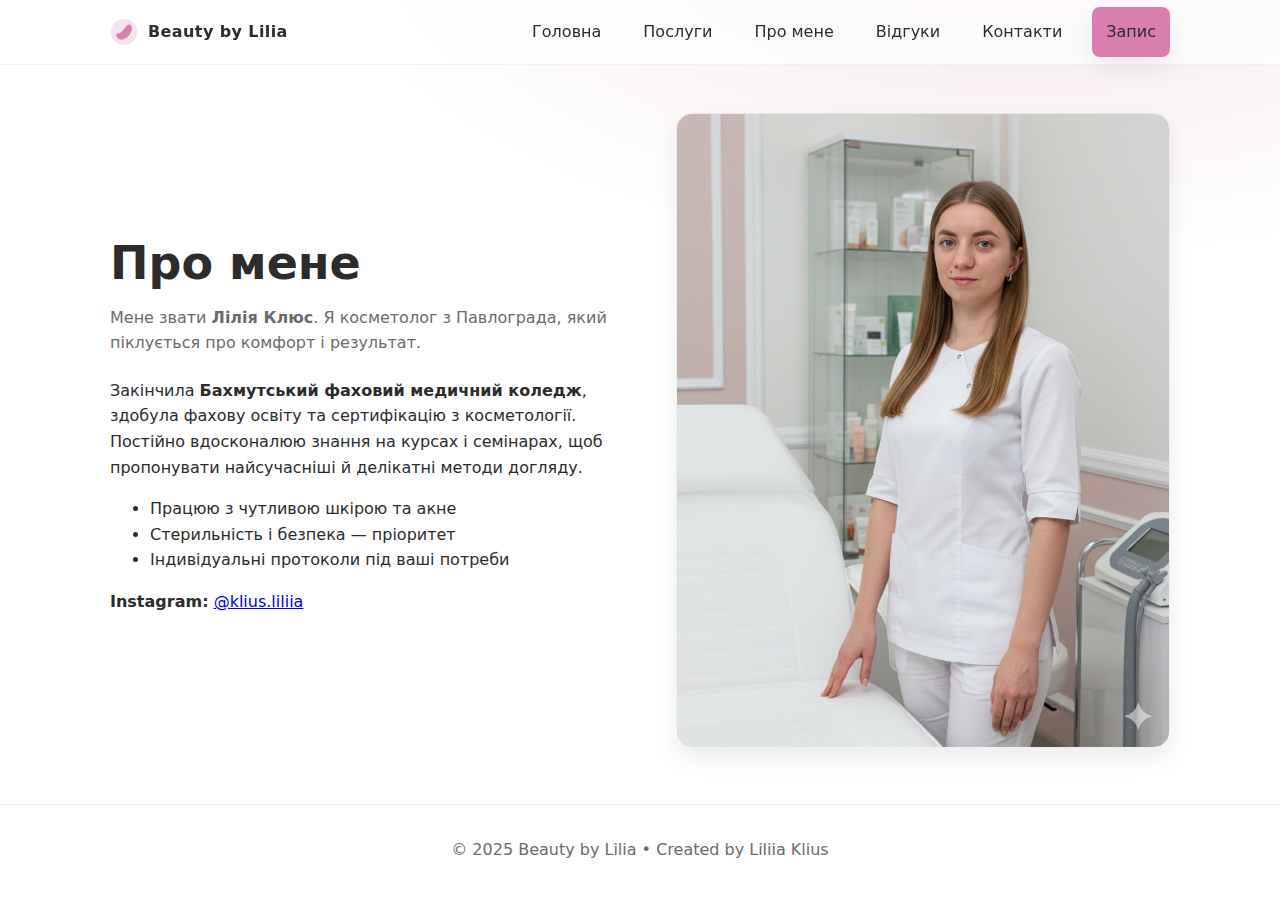
<file: about.html>
<!DOCTYPE html>
<html lang="uk"><head><meta charset="utf-8"><meta name="viewport" content="width=device-width, initial-scale=1">
<title>Про мене — Beauty by Lilia</title><link rel="stylesheet" href="style.css"></head><body>
<a class="visually-hidden" href="#main">Перейти до основного вмісту</a>

<header>
  <div class="container nav" role="navigation" aria-label="Головна навігація">
    <a class="brand" href="index.html" aria-label="На початок">
      <svg viewBox="0 0 64 64" aria-hidden="true"><circle cx="32" cy="32" r="30" fill="#f4e3ee"/><path d="M14 36c8 2 15-7 21-15 6-8 14-8 15 1 1 9-7 22-18 26-11 4-18-2-18-12z" fill="#d87fb0"/></svg>
      <span>Beauty by Lilia</span>
    </a>
    <nav class="menu" id="menu">
      <a href="index.html">Головна</a>
      <a href="services.html">Послуги</a>
      <a href="about.html">Про мене</a>
      <a href="reviews.html">Відгуки</a>
      <a href="contacts.html">Контакти</a>
      <a class="cta" href="booking.html">Запис</a>
    </nav>
    <button class="hamb" id="hamb" aria-label="Меню" aria-controls="menu" aria-expanded="false">
      <svg viewBox="0 0 24 24" fill="none" stroke="currentColor" stroke-width="2"><path d="M3 6h18M3 12h18M3 18h18"/></svg>
    </button>
  </div>
</header>

<main id="main">
  <section><div class="container cols">
    <div>
      <h1>Про мене</h1>
      <p class="sub">Мене звати <strong>Лілія Клюс</strong>. Я косметолог з Павлограда, який піклується про комфорт і результат.</p>
      <p>Закінчила <strong>Бахмутський фаховий медичний коледж</strong>, здобула фахову освіту та сертифікацію з косметології. Постійно вдосконалюю знання на курсах і семінарах, щоб пропонувати найсучасніші й делікатні методи догляду.</p>
      <ul><li>Працюю з чутливою шкірою та акне</li><li>Стерильність і безпека — пріоритет</li><li>Індивідуальні протоколи під ваші потреби</li></ul>
      <p><strong>Instagram:</strong> <a href="https://instagram.com/klius.liliia" target="_blank" rel="noopener">@klius.liliia</a></p>
    </div>
    <div><img class="hero-banner" src="photo.jpg" alt="Liliia Klius — косметолог Павлоград"></div>
  </div></section>
</main>

<footer>
  <div class="container">© 2025 Beauty by Lilia • Created by Liliia Klius</div>
</footer>
<script>
  const hamb = document.getElementById('hamb');
  const menu = document.getElementById('menu');
  if(hamb && menu){ hamb.addEventListener('click', ()=>{
    const open = menu.classList.toggle('open');
    hamb.setAttribute('aria-expanded', String(open));
  }); }
</script>
</body></html>
</file>
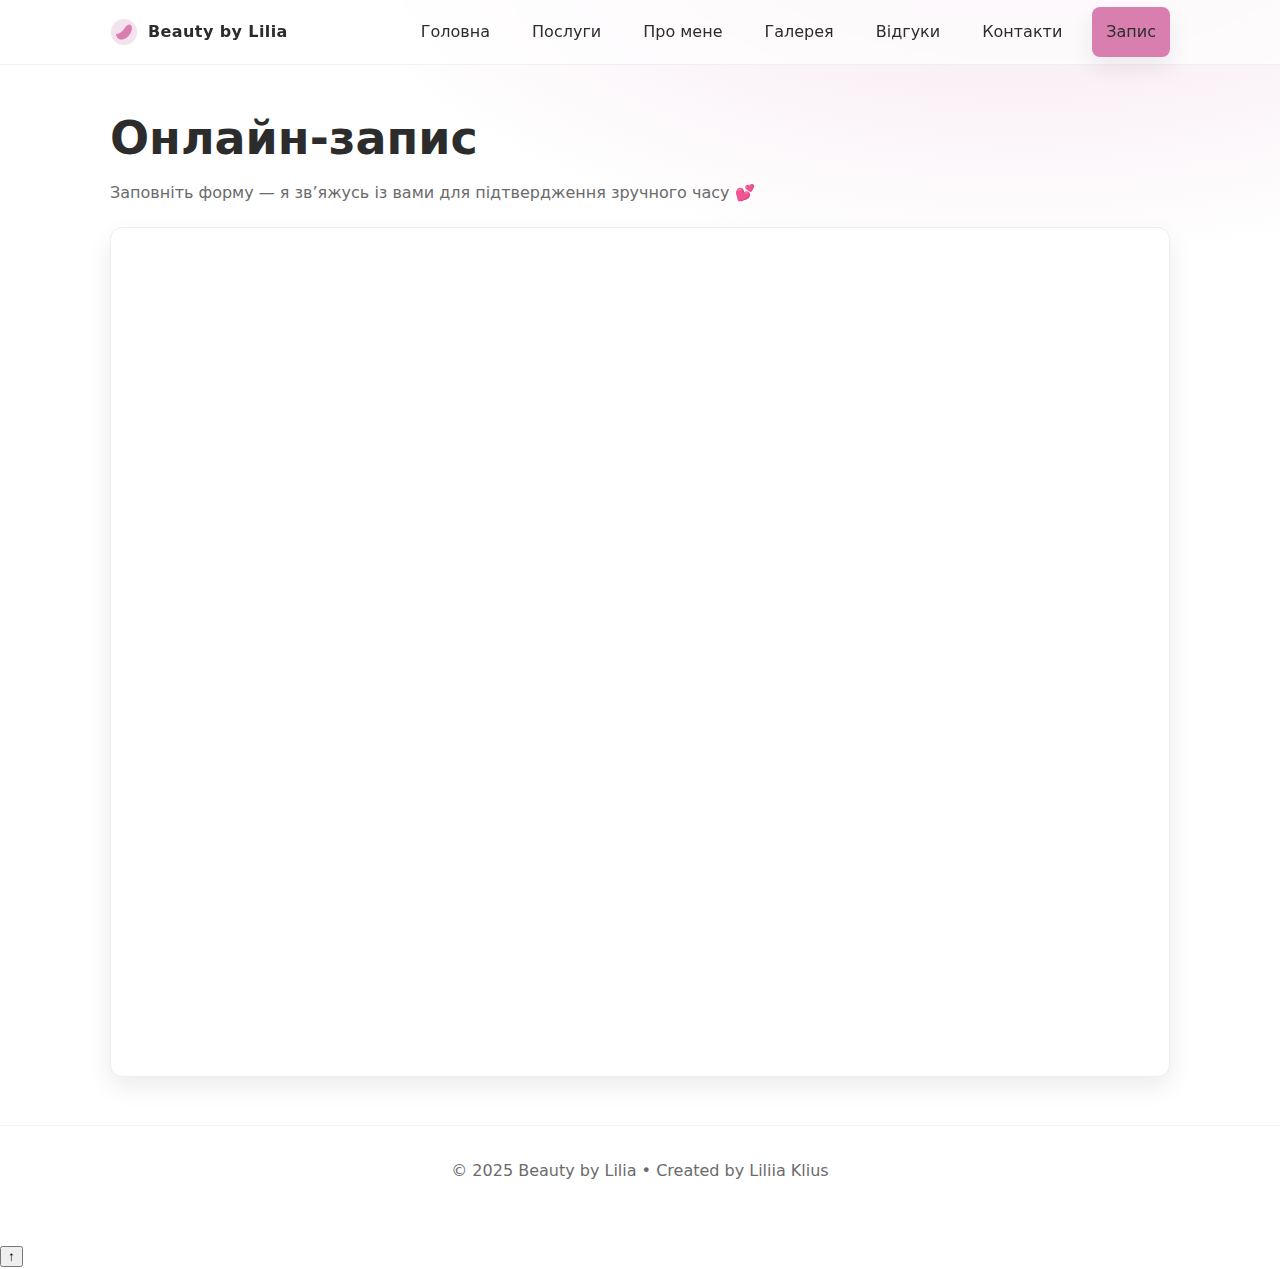
<file: booking.html>
<!DOCTYPE html>
<html lang="uk"><head><meta charset="utf-8"><meta name="viewport" content="width=device-width, initial-scale=1">
<title>Онлайн-запис — Beauty by Lilia</title><link rel="stylesheet" href="style.css">
<link rel="icon" type="image/png" sizes="32x32" href="favicon-32.png">
<link rel="apple-touch-icon" sizes="180x180" href="apple-touch-icon.png">
<link rel="icon" href="favicon.ico"></head><body>

<header class="fade-in">
  <div class="container nav" role="navigation" aria-label="Головна навігація">
    <a class="brand" href="index.html" aria-label="На початок">
      <svg viewBox="0 0 64 64" aria-hidden="true"><circle cx="32" cy="32" r="30" fill="#f4e3ee"/><path d="M14 36c8 2 15-7 21-15 6-8 14-8 15 1 1 9-7 22-18 26-11 4-18-2-18-12z" fill="#d87fb0"/></svg>
      <span>Beauty by Lilia</span>
    </a>
    <nav class="menu" id="menu">
      <a href="index.html">Головна</a>
      <a href="services.html">Послуги</a>
      <a href="about.html">Про мене</a>
      <a href="gallery.html">Галерея</a>
      <a href="reviews.html">Відгуки</a>
      <a href="contacts.html">Контакти</a>
      <a class="cta primary" href="booking.html">Запис</a>
    </nav>
    <button class="hamb" id="hamb" aria-label="Меню" aria-controls="menu" aria-expanded="false">
      <svg viewBox="0 0 24 24" fill="none" stroke="currentColor" stroke-width="2"><path d="M3 6h18M3 12h18M3 18h18"/></svg>
    </button>
  </div>
</header>

<main id="main">
<section class="fade-in"><div class="container">
  <h1>Онлайн-запис</h1>
  <p class="sub">Заповніть форму — я зв’яжусь із вами для підтвердження зручного часу 💕</p>
  <div class="embed"><iframe src="https://docs.google.com/forms/d/e/1FAIpQLSdzPCYOe3TvMGoO0q-rAmyZXaiclT-r3MMv3to0Thm86N1cug/viewform?embedded=true" width="100%" height="820" frameborder="0" marginheight="0" marginwidth="0">Завантаження…</iframe></div>
</div></section>
</main>

<footer class="fade-in">
  <div class="container">© 2025 Beauty by Lilia • Created by Liliia Klius</div>
</footer>
<button id="top" aria-label="До гори">↑</button>
<script>
  const hamb = document.getElementById('hamb');
  const menu = document.getElementById('menu');
  if(hamb && menu){ hamb.addEventListener('click', ()=>{
    const open = menu.classList.toggle('open');
    hamb.setAttribute('aria-expanded', String(open));
  }); }
  document.getElementById('top').addEventListener('click', ()=> window.scrollTo({top:0, behavior:'smooth'}));
  const lb = document.getElementById('lightbox');
  if(lb){
    lb.addEventListener('click', (e)=>{ if(e.target===lb) lb.classList.remove('open'); });
    document.querySelectorAll('[data-lightbox]').forEach(el=>{
      el.addEventListener('click', ()=>{ lb.querySelector('img').src = el.src; lb.classList.add('open'); });
    });
  }
  const io = new IntersectionObserver((entries)=>{
    entries.forEach(e=>{ if(e.isIntersecting) e.target.classList.add('appear'); });
  }, {threshold: .15});
  document.querySelectorAll('.fade-in').forEach(el=> io.observe(el));
</script>

</body></html>
</file>
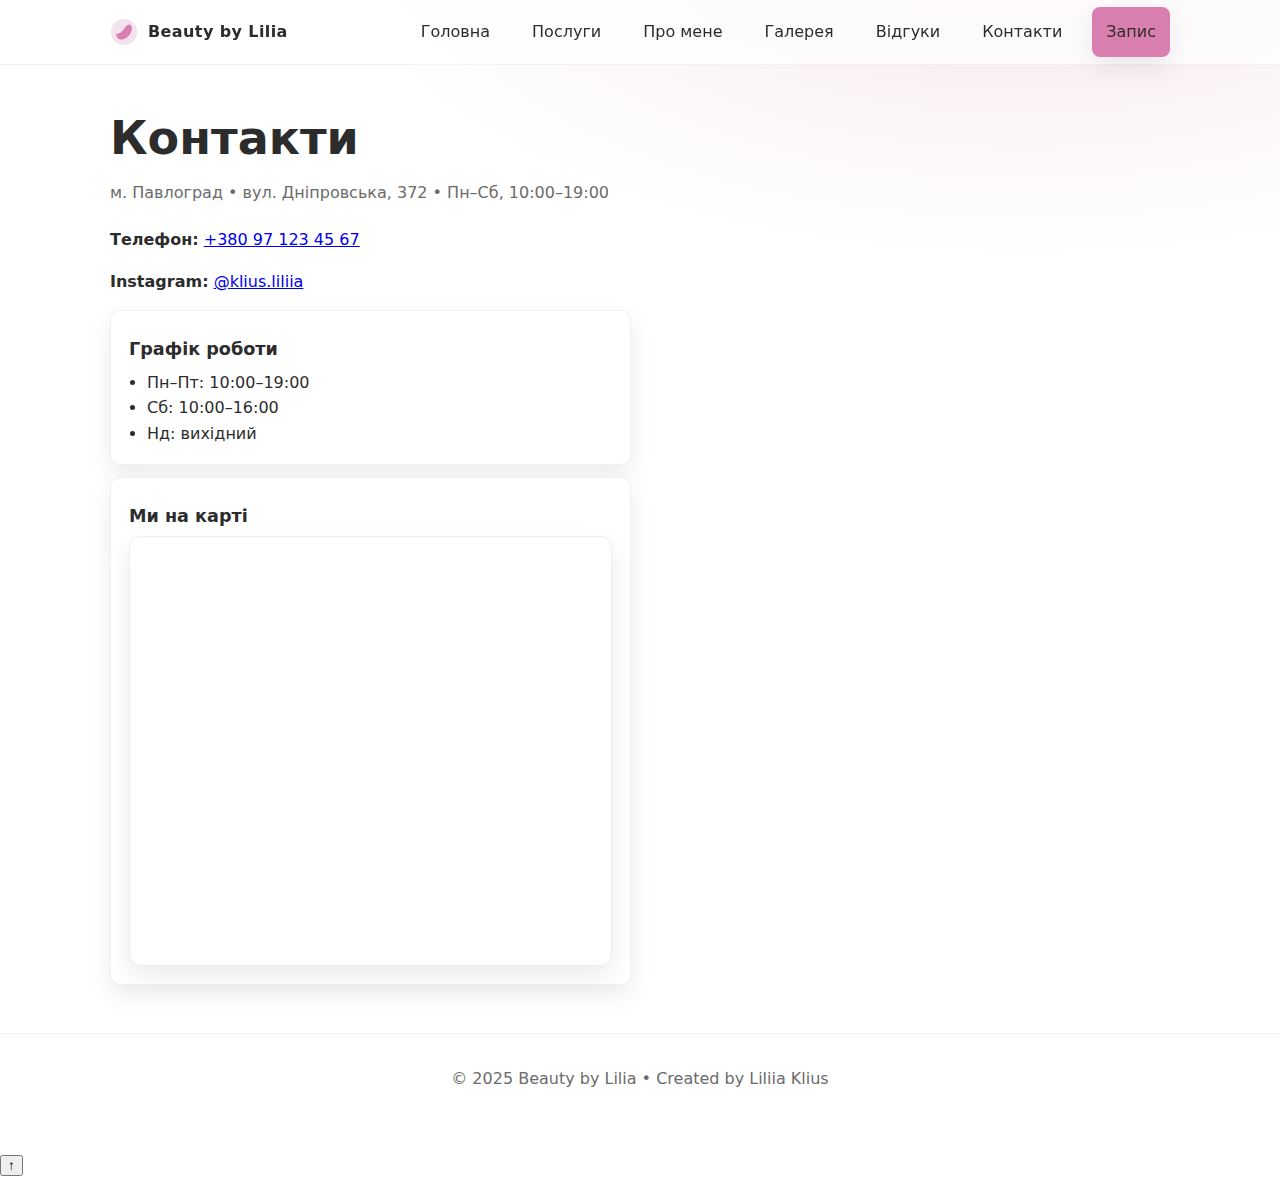
<file: contacts.html>
<!DOCTYPE html>
<html lang="uk"><head><meta charset="utf-8"><meta name="viewport" content="width=device-width, initial-scale=1">
<title>Контакти — Beauty by Lilia</title><link rel="stylesheet" href="style.css">
<link rel="icon" type="image/png" sizes="32x32" href="favicon-32.png">
<link rel="apple-touch-icon" sizes="180x180" href="apple-touch-icon.png">
<link rel="icon" href="favicon.ico"></head><body>

<header class="fade-in">
  <div class="container nav" role="navigation" aria-label="Головна навігація">
    <a class="brand" href="index.html" aria-label="На початок">
      <svg viewBox="0 0 64 64" aria-hidden="true"><circle cx="32" cy="32" r="30" fill="#f4e3ee"/><path d="M14 36c8 2 15-7 21-15 6-8 14-8 15 1 1 9-7 22-18 26-11 4-18-2-18-12z" fill="#d87fb0"/></svg>
      <span>Beauty by Lilia</span>
    </a>
    <nav class="menu" id="menu">
      <a href="index.html">Головна</a>
      <a href="services.html">Послуги</a>
      <a href="about.html">Про мене</a>
      <a href="gallery.html">Галерея</a>
      <a href="reviews.html">Відгуки</a>
      <a href="contacts.html">Контакти</a>
      <a class="cta primary" href="booking.html">Запис</a>
    </nav>
    <button class="hamb" id="hamb" aria-label="Меню" aria-controls="menu" aria-expanded="false">
      <svg viewBox="0 0 24 24" fill="none" stroke="currentColor" stroke-width="2"><path d="M3 6h18M3 12h18M3 18h18"/></svg>
    </button>
  </div>
</header>

<main id="main">
<section class="fade-in"><div class="container contact-grid">
  <div>
    <h1>Контакти</h1>
    <p class="sub">м. Павлоград • вул. Дніпровська, 372 • Пн–Сб, 10:00–19:00</p>
    <p><strong>Телефон:</strong> <a href="tel:+380971234567">+380 97 123 45 67</a></p>
    <p><strong>Instagram:</strong> <a href="https://instagram.com/klius.liliia" target="_blank" rel="noopener">@klius.liliia</a></p>
    <div class="card" style="margin-top:12px">
      <h3>Графік роботи</h3>
      <ul style="margin:0;padding-left:18px">
        <li>Пн–Пт: 10:00–19:00</li>
        <li>Сб: 10:00–16:00</li>
        <li>Нд: вихідний</li>
      </ul>
    </div>
    <div class="card" style="margin-top:12px">
      <h3>Ми на карті</h3>
      <div class="embed"><iframe src="https://www.google.com/maps?q=Pavlograd%2C%20Dniprovska%20372&output=embed" width="100%" height="400" style="border:0;" allowfullscreen="" loading="lazy" referrerpolicy="no-referrer-when-downgrade"></iframe></div>
    </div>
  </div>
</div></section>
</main>

<footer class="fade-in">
  <div class="container">© 2025 Beauty by Lilia • Created by Liliia Klius</div>
</footer>
<button id="top" aria-label="До гори">↑</button>
<script>
  const hamb = document.getElementById('hamb');
  const menu = document.getElementById('menu');
  if(hamb && menu){ hamb.addEventListener('click', ()=>{
    const open = menu.classList.toggle('open');
    hamb.setAttribute('aria-expanded', String(open));
  }); }
  document.getElementById('top').addEventListener('click', ()=> window.scrollTo({top:0, behavior:'smooth'}));
  const lb = document.getElementById('lightbox');
  if(lb){
    lb.addEventListener('click', (e)=>{ if(e.target===lb) lb.classList.remove('open'); });
    document.querySelectorAll('[data-lightbox]').forEach(el=>{
      el.addEventListener('click', ()=>{ lb.querySelector('img').src = el.src; lb.classList.add('open'); });
    });
  }
  const io = new IntersectionObserver((entries)=>{
    entries.forEach(e=>{ if(e.isIntersecting) e.target.classList.add('appear'); });
  }, {threshold: .15});
  document.querySelectorAll('.fade-in').forEach(el=> io.observe(el));
</script>

</body></html>
</file>
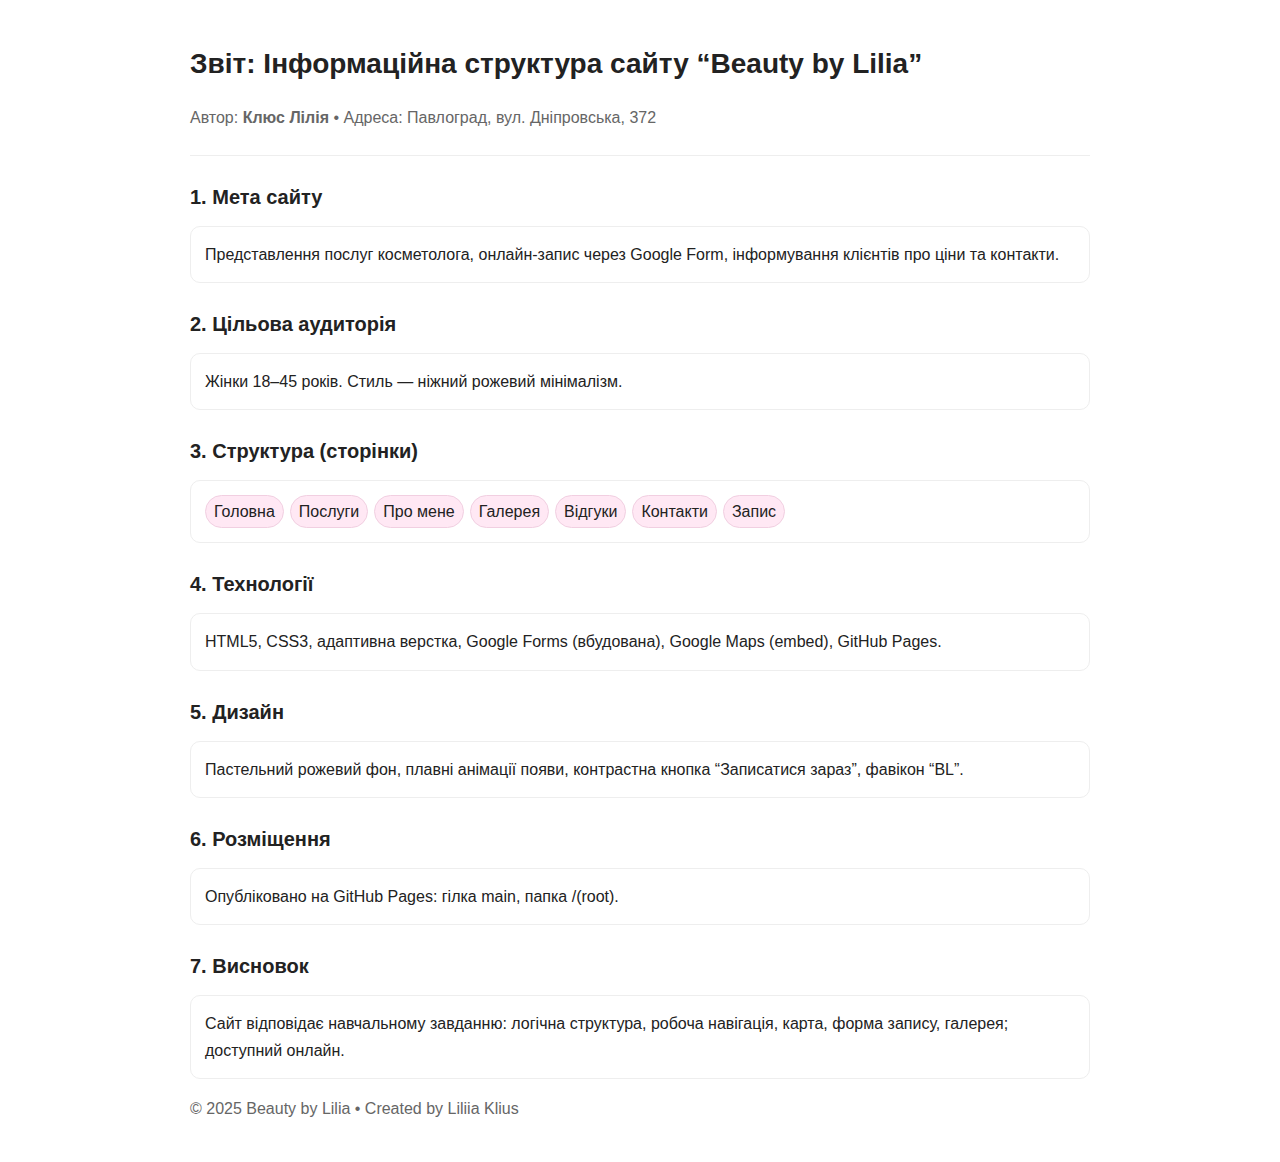
<file: report.html>
<!doctype html><html lang="uk"><head><meta charset="utf-8"><meta name="viewport" content="width=device-width, initial-scale=1">
<title>Звіт — Інформаційна структура сайту</title>
<style>body{font-family:Montserrat,Arial,sans-serif;max-width:900px;margin:40px auto;line-height:1.7;color:#222}h1,h2{margin:0 0 12px}h1{font-size:28px}h2{font-size:20px;margin-top:24px}.muted{color:#666}.box{border:1px solid #eee;border-radius:10px;padding:14px;background:#fff}.badge{display:inline-block;padding:2px 8px;background:#ffe8f4;border:1px solid #f1cfe1;border-radius:999px;margin-right:6px}hr{border:none;border-top:1px solid #eee;margin:24px 0}@media print{body{margin:0;padding:0}}</style></head>
<body>
<h1>Звіт: Інформаційна структура сайту “Beauty by Lilia”</h1>
<p class="muted">Автор: <strong>Клюс Лілія</strong> • Адреса: Павлоград, вул. Дніпровська, 372</p>
<hr>
<h2>1. Мета сайту</h2><div class="box">Представлення послуг косметолога, онлайн-запис через Google Form, інформування клієнтів про ціни та контакти.</div>
<h2>2. Цільова аудиторія</h2><div class="box">Жінки 18–45 років. Стиль — ніжний рожевий мінімалізм.</div>
<h2>3. Структура (сторінки)</h2><div class="box"><span class="badge">Головна</span><span class="badge">Послуги</span><span class="badge">Про мене</span><span class="badge">Галерея</span><span class="badge">Відгуки</span><span class="badge">Контакти</span><span class="badge">Запис</span></div>
<h2>4. Технології</h2><div class="box">HTML5, CSS3, адаптивна верстка, Google Forms (вбудована), Google Maps (embed), GitHub Pages.</div>
<h2>5. Дизайн</h2><div class="box">Пастельний рожевий фон, плавні анімації появи, контрастна кнопка “Записатися зараз”, фавікон “BL”.</div>
<h2>6. Розміщення</h2><div class="box">Опубліковано на GitHub Pages: гілка main, папка /(root).</div>
<h2>7. Висновок</h2><div class="box">Сайт відповідає навчальному завданню: логічна структура, робоча навігація, карта, форма запису, галерея; доступний онлайн.</div>
<p class="muted">© 2025 Beauty by Lilia • Created by Liliia Klius</p>
</body></html>
</file>
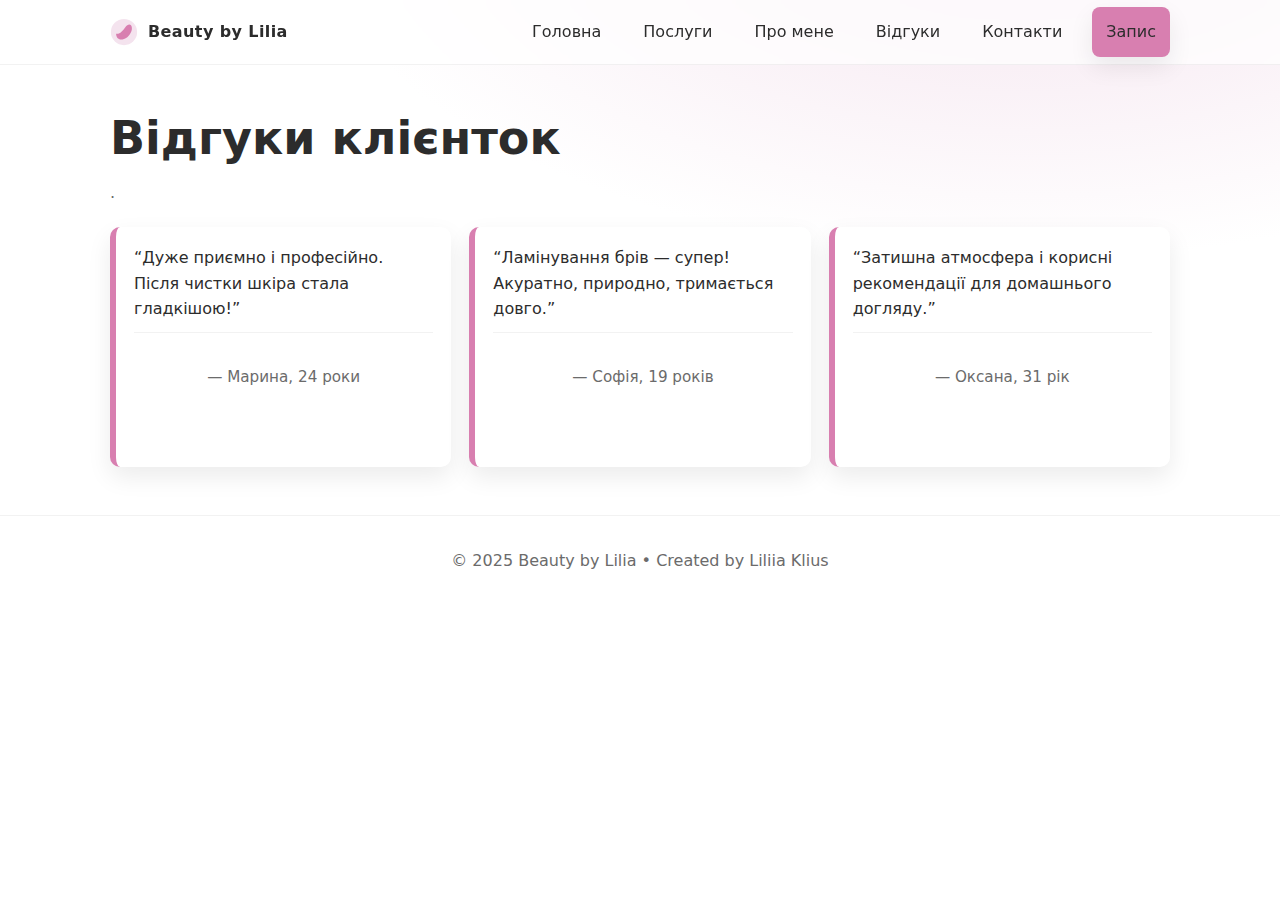
<file: reviews.html>
<!DOCTYPE html>
<html lang="ук"><head><meta charset="utf-8"><meta name="viewport" content="width=device-width, initial-scale=1">
<title>Відгуки — Beauty by Lilia</title><link rel="stylesheet" href="style.css"></head><body>
<a class="visually-hidden" href="#main">Перейти до основного вмісту</a>

<header>
  <div class="container nav" role="navigation" aria-label="Головна навігація">
    <a class="brand" href="index.html" aria-label="На початок">
      <svg viewBox="0 0 64 64" aria-hidden="true"><circle cx="32" cy="32" r="30" fill="#f4e3ee"/><path d="M14 36c8 2 15-7 21-15 6-8 14-8 15 1 1 9-7 22-18 26-11 4-18-2-18-12z" fill="#d87fb0"/></svg>
      <span>Beauty by Lilia</span>
    </a>
    <nav class="menu" id="menu">
      <a href="index.html">Головна</a>
      <a href="services.html">Послуги</a>
      <a href="about.html">Про мене</a>
      <a href="reviews.html">Відгуки</a>
      <a href="contacts.html">Контакти</a>
      <a class="cta" href="booking.html">Запис</a>
    </nav>
    <button class="hamb" id="hamb" aria-label="Меню" aria-controls="menu" aria-expanded="false">
      <svg viewBox="0 0 24 24" fill="none" stroke="currentColor" stroke-width="2"><path d="M3 6h18M3 12h18M3 18h18"/></svg>
    </button>
  </div>
</header>

<main id="main"><section><div class="container">
  <h1>Відгуки клієнток</h1><p class="sub">.</p>
  <div class="testimonials">
    <blockquote>“Дуже приємно і професійно. Після чистки шкіра стала гладкішою!”<footer>— Марина, 24 роки</footer></blockquote>
    <blockquote>“Ламінування брів — супер! Акуратно, природно, тримається довго.”<footer>— Софія, 19 років</footer></blockquote>
    <blockquote>“Затишна атмосфера і корисні рекомендації для домашнього догляду.”<footer>— Оксана, 31 рік</footer></blockquote>
  </div>
</div></section></main>

<footer>
  <div class="container">© 2025 Beauty by Lilia • Created by Liliia Klius</div>
</footer>
<script>
  const hamb = document.getElementById('hamb');
  const menu = document.getElementById('menu');
  if(hamb && menu){ hamb.addEventListener('click', ()=>{
    const open = menu.classList.toggle('open');
    hamb.setAttribute('aria-expanded', String(open));
  }); }
</script>
</body></html>
</file>
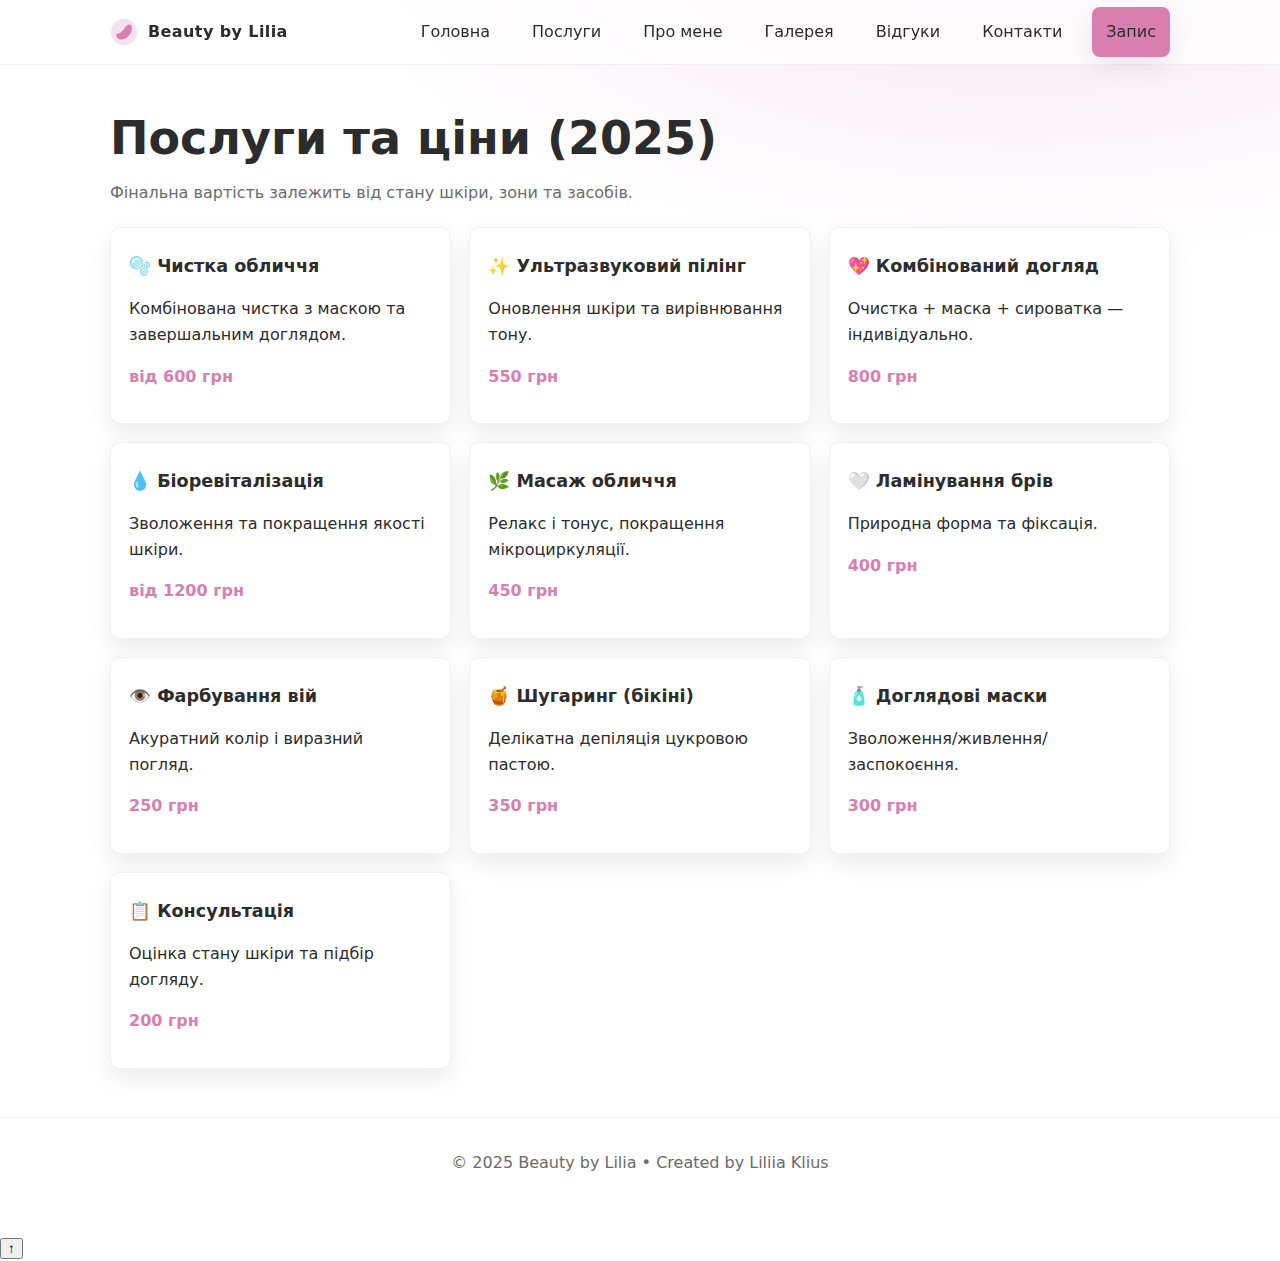
<file: services.html>
<!DOCTYPE html>
<html lang="uk"><head><meta charset="utf-8"><meta name="viewport" content="width=device-width, initial-scale=1">
<title>Послуги та ціни — Beauty by Lilia</title><link rel="stylesheet" href="style.css">
<link rel="icon" type="image/png" sizes="32x32" href="favicon-32.png">
<link rel="apple-touch-icon" sizes="180x180" href="apple-touch-icon.png">
<link rel="icon" href="favicon.ico"></head><body>

<header class="fade-in">
  <div class="container nav" role="navigation" aria-label="Головна навігація">
    <a class="brand" href="index.html" aria-label="На початок">
      <svg viewBox="0 0 64 64" aria-hidden="true"><circle cx="32" cy="32" r="30" fill="#f4e3ee"/><path d="M14 36c8 2 15-7 21-15 6-8 14-8 15 1 1 9-7 22-18 26-11 4-18-2-18-12z" fill="#d87fb0"/></svg>
      <span>Beauty by Lilia</span>
    </a>
    <nav class="menu" id="menu">
      <a href="index.html">Головна</a>
      <a href="services.html">Послуги</a>
      <a href="about.html">Про мене</a>
      <a href="gallery.html">Галерея</a>
      <a href="reviews.html">Відгуки</a>
      <a href="contacts.html">Контакти</a>
      <a class="cta primary" href="booking.html">Запис</a>
    </nav>
    <button class="hamb" id="hamb" aria-label="Меню" aria-controls="menu" aria-expanded="false">
      <svg viewBox="0 0 24 24" fill="none" stroke="currentColor" stroke-width="2"><path d="M3 6h18M3 12h18M3 18h18"/></svg>
    </button>
  </div>
</header>

<main id="main">
<section class="fade-in"><div class="container">
  <h1>Послуги та ціни (2025)</h1><p class="sub">Фінальна вартість залежить від стану шкіри, зони та засобів.</p>
  <div class="grid">
    <article class="card"><h3>🫧 Чистка обличчя</h3><p>Комбінована чистка з маскою та завершальним доглядом.</p><p class="price">від 600 грн</p></article>
    <article class="card"><h3>✨ Ультразвуковий пілінг</h3><p>Оновлення шкіри та вирівнювання тону.</p><p class="price">550 грн</p></article>
    <article class="card"><h3>💖 Комбінований догляд</h3><p>Очистка + маска + сироватка — індивідуально.</p><p class="price">800 грн</p></article>
    <article class="card"><h3>💧 Біоревіталізація</h3><p>Зволоження та покращення якості шкіри.</p><p class="price">від 1200 грн</p></article>
    <article class="card"><h3>🌿 Масаж обличчя</h3><p>Релакс і тонус, покращення мікроциркуляції.</p><p class="price">450 грн</p></article>
    <article class="card"><h3>🤍 Ламінування брів</h3><p>Природна форма та фіксація.</p><p class="price">400 грн</p></article>
    <article class="card"><h3>👁️ Фарбування вій</h3><p>Акуратний колір і виразний погляд.</p><p class="price">250 грн</p></article>
    <article class="card"><h3>🍯 Шугаринг (бікіні)</h3><p>Делікатна депіляція цукровою пастою.</p><p class="price">350 грн</p></article>
    <article class="card"><h3>🧴 Доглядові маски</h3><p>Зволоження/живлення/заспокоєння.</p><p class="price">300 грн</p></article>
    <article class="card"><h3>📋 Консультація</h3><p>Оцінка стану шкіри та підбір догляду.</p><p class="price">200 грн</p></article>
  </div>
</div></section>
</main>

<footer class="fade-in">
  <div class="container">© 2025 Beauty by Lilia • Created by Liliia Klius</div>
</footer>
<button id="top" aria-label="До гори">↑</button>
<script>
  const hamb = document.getElementById('hamb');
  const menu = document.getElementById('menu');
  if(hamb && menu){ hamb.addEventListener('click', ()=>{
    const open = menu.classList.toggle('open');
    hamb.setAttribute('aria-expanded', String(open));
  }); }
  document.getElementById('top').addEventListener('click', ()=> window.scrollTo({top:0, behavior:'smooth'}));
  const lb = document.getElementById('lightbox');
  if(lb){
    lb.addEventListener('click', (e)=>{ if(e.target===lb) lb.classList.remove('open'); });
    document.querySelectorAll('[data-lightbox]').forEach(el=>{
      el.addEventListener('click', ()=>{ lb.querySelector('img').src = el.src; lb.classList.add('open'); });
    });
  }
  const io = new IntersectionObserver((entries)=>{
    entries.forEach(e=>{ if(e.isIntersecting) e.target.classList.add('appear'); });
  }, {threshold: .15});
  document.querySelectorAll('.fade-in').forEach(el=> io.observe(el));
</script>

</body></html>
</file>
<file: style.css>
:root{
  --bg:#fff; --text:#2c2c2c; --muted:#6b6b6b;
  --brand:#d87fb0; --brand-2:#f4e3ee; --accent:#caa06b;
  --shadow:0 10px 25px rgba(0,0,0,.08); --radius:14px; --radius-sm:10px; --container:1100px;
}
*{box-sizing:border-box} html:focus-within{scroll-behavior:smooth}
body{margin:0;font-family:system-ui,-apple-system,Segoe UI,Roboto,Ubuntu,Cantarell,Noto Sans,sans-serif;color:var(--text);background:radial-gradient(1200px 600px at 80% -100px, var(--brand-2), transparent 60%) no-repeat, #fff;line-height:1.6}
.container{max-width:var(--container);margin:0 auto;padding:0 20px}
.visually-hidden{position:absolute!important;height:1px;width:1px;overflow:hidden;clip:rect(1px,1px,1px,1px);white-space:nowrap}
header{position:sticky;top:0;z-index:1000;backdrop-filter:blur(8px);background:rgba(255,255,255,.7);border-bottom:1px solid rgba(0,0,0,.05)}
.nav{display:flex;align-items:center;justify-content:space-between;min-height:64px}
.brand{display:inline-flex;align-items:center;gap:10px;font-weight:700;letter-spacing:.4px;text-decoration:none;color:var(--text)}
.brand svg{width:28px;height:28px}
.menu{display:flex;gap:18px;align-items:center}
.menu a{text-decoration:none;color:var(--text);font-weight:500;padding:10px 12px;border-radius:8px}
.menu a:hover,.menu a:focus-visible{background:var(--brand-2);outline:none}
.cta{display:inline-flex;align-items:center;justify-content:center;padding:10px 18px;border-radius:999px;font-weight:600;border:2px solid transparent;cursor:pointer;text-decoration:none;background:var(--brand);color:#fff;box-shadow:var(--shadow)}
.cta.alt{background:#fff;color:var(--brand);border-color:var(--brand);box-shadow:none}
.cta:hover,.cta:focus-visible{background:#c66aa0;outline:none}
.hamb{display:none;background:transparent;border:0;padding:10px;border-radius:8px}
.hamb:hover,.hamb:focus-visible{background:var(--brand-2);outline:none}
.hamb svg{width:26px;height:26px}
.hero{padding:48px 0}
.hero-banner{width:100%;border-radius:16px;box-shadow:var(--shadow);border:1px solid rgba(0,0,0,.06)}
section{padding:48px 0} section h1,section h2{margin:0 0 14px}
h1{font-size:clamp(28px,2.6vw + 16px,46px);line-height:1.1}
h2{font-size:clamp(24px,2vw + 14px,36px)}
.sub{color:var(--muted);margin-bottom:22px}
.grid{display:grid;grid-template-columns:repeat(3,1fr);gap:18px}
.card{background:#fff;border-radius:var(--radius-sm);padding:18px;box-shadow:var(--shadow);border:1px solid rgba(0,0,0,.06);transition:transform .25s ease, box-shadow .25s ease}
.card:hover{transform:translateY(-6px);box-shadow:0 16px 40px rgba(0,0,0,.12)}
.card h3{margin:6px 0 6px;font-size:1.1rem}
.price{font-weight:700;color:var(--brand)}
table{width:100%;border-collapse:collapse;margin-top:10px}
th,td{padding:10px 12px;border-bottom:1px solid #eee;text-align:left}
th{background:#faf6f8}
.cols{display:grid;grid-template-columns:1.1fr 1fr;gap:22px;align-items:center}
.testimonials{display:grid;grid-template-columns:repeat(3,1fr);gap:18px}
blockquote{margin:0;padding:18px;background:#fff;border-radius:var(--radius-sm);box-shadow:var(--shadow);border-left:6px solid var(--brand)}
blockquote footer{color:var(--muted);margin-top:10px;font-size:.95rem}
.contact-grid{display:grid;grid-template-columns:1fr 1fr;gap:18px}
.embed{background:#fff;padding:10px;border:1px solid #eee;border-radius:12px;box-shadow:var(--shadow)}
footer{padding:32px 0 60px;color:var(--muted);text-align:center;border-top:1px solid rgba(0,0,0,.05)}
@media (max-width:900px){.grid{grid-template-columns:1fr 1fr}.testimonials{grid-template-columns:1fr 1fr}.cols,.contact-grid{grid-template-columns:1fr}}
@media (max-width:600px){.grid{grid-template-columns:1fr}.testimonials{grid-template-columns:1fr}.menu{display:none;position:absolute;right:20px;top:64px;background:#fff;box-shadow:var(--shadow);padding:10px;border-radius:12px;border:1px solid #eee}.menu.open{display:flex;flex-direction:column;min-width:220px}.hamb{display:inline-flex}.cta{padding:10px 14px}}
</file>
